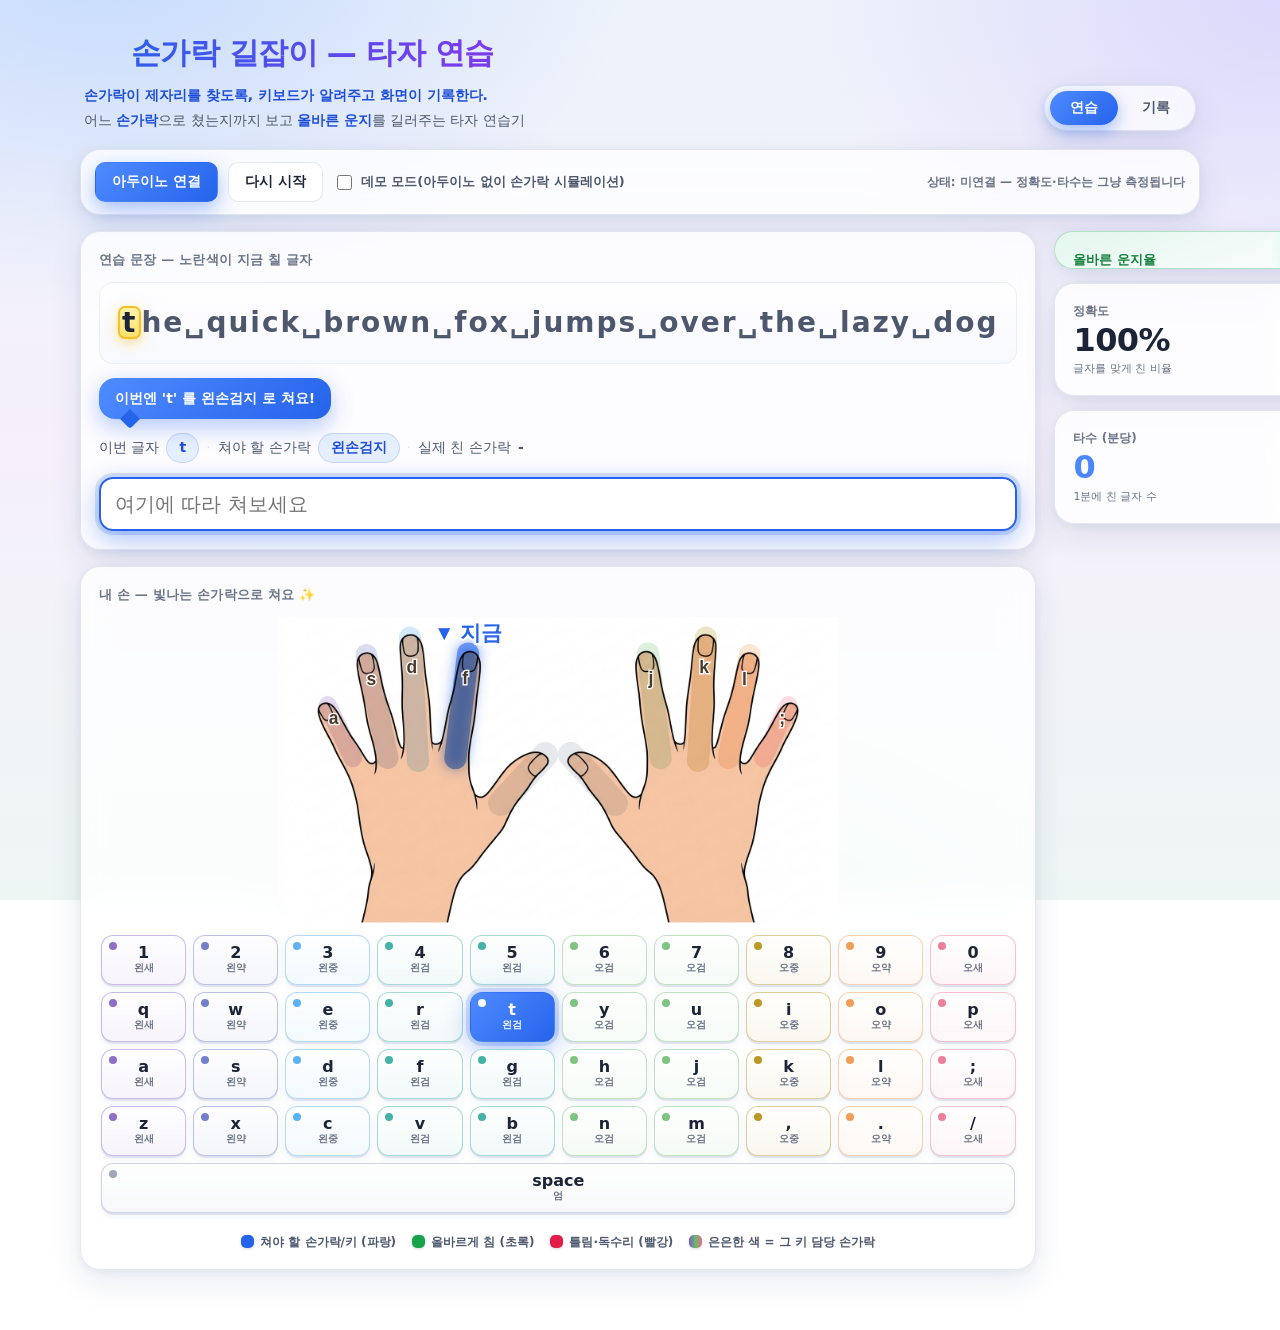
<file: webapp/index.html>
<!DOCTYPE html>
<!--
 ============================================================
  손가락 길잡이 — 웹 타자연습 앱 (데이터 대시보드형 / 파일 분리판)
  한국코드페어 2026 · SW공모전 초등부
 ------------------------------------------------------------
  실행: 크롬/엣지로 이 index.html 을 더블클릭(file://)
        - 연습 / 손그림 / 화면 키보드 / 데모 / 기록 그래프: 인터넷 없이 동작
        - 아두이노 손가락 감지 연동만 USB + [아두이노 연결] 필요
  스택: HTML + CSS + 클래식 JS(Web Serial). 외부 CDN/폰트/라이브러리 없음.
  스크립트 로드 순서(의존성): config → hands/keyboard/serial/history → app
 ============================================================
-->
<html lang="ko">
<head>
<meta charset="UTF-8">
<meta name="viewport" content="width=device-width, initial-scale=1">
<title>손가락 길잡이 — 타자연습</title>
<link rel="stylesheet" href="css/styles.css">
</head>
<body>
<div class="wrap">

  <!-- 헤더 + 탭 -->
  <header class="app-head">
    <div>
      <h1><span class="key">⌨️</span> 손가락 길잡이 — 타자 연습</h1>
      <p class="catch">손가락이 제자리를 찾도록, 키보드가 알려주고 화면이 기록한다.</p>
      <p class="sub">어느 <b>손가락</b>으로 쳤는지까지 보고 <b>올바른 운지</b>를 길러주는 타자 연습기</p>
    </div>
    <nav class="tabs">
      <button class="tab active" data-tab="practice">연습</button>
      <button class="tab" data-tab="history">기록</button>
    </nav>
  </header>

  <!-- ===================== 연습 화면 ===================== -->
  <section id="view-practice">

    <!-- 컨트롤 바 -->
    <div class="toolbar">
      <button id="connectBtn" class="primary">아두이노 연결</button>
      <button id="restartBtn">다시 시작</button>
      <label class="toggle"><input type="checkbox" id="demoChk"> 데모 모드(아두이노 없이 손가락 시뮬레이션)</label>
      <span id="status">상태: 준비 중…</span>
    </div>

    <div class="dash">
      <!-- 왼쪽: 주작업 영역 -->
      <div>
        <!-- 문장 카드 -->
        <div class="card card-pad" style="margin-bottom:16px;">
          <p class="card-title">연습 문장 — 노란색이 지금 칠 글자</p>
          <div id="sentence"></div>

          <!-- 다정한 말풍선 안내 (따뜻형 톤) -->
          <div class="bubble" id="bubble">준비됐어요! 위 문장을 따라 쳐 볼까요?</div>

          <div class="hint">
            이번 글자 <span class="chip" id="curChar">-</span>
            <span class="sep">·</span>
            쳐야 할 손가락 <span class="chip" id="needFinger">-</span>
            <span class="sep">·</span>
            실제 친 손가락 <b id="gotFinger">-</b>
            <span class="judge" id="judge"></span>
          </div>
          <input id="typing" placeholder="여기에 따라 쳐보세요" autocomplete="off"
                 autocapitalize="off" spellcheck="false">
        </div>

        <!-- 양손 그림 + 화면 키보드 (색이 손가락-키 관계를 알려줌) -->
        <div class="card card-pad">
          <p class="card-title">내 손 — 빛나는 손가락으로 쳐요 ✨</p>
          <div class="hands-stage" id="hands"><!-- hands.js 가 양손 SVG 삽입 --></div>
          <div class="kbd-wrap" id="keyboard"><!-- keyboard.js 가 키 삽입 --></div>
          <div class="legend">
            <span><i style="background:var(--c-target)"></i>쳐야 할 손가락/키 (파랑)</span>
            <span><i style="background:var(--c-correct)"></i>올바르게 침 (초록)</span>
            <span><i style="background:var(--c-wrong)"></i>틀림·독수리 (빨강)</span>
            <span><i style="background:linear-gradient(90deg,#7e57c2,#66bb6a,#ec6a8a)"></i>은은한 색 = 그 키 담당 손가락</span>
          </div>
        </div>

        <!-- 결과 패널 -->
        <div id="result">
          <div class="best-badge result-badge" id="rBest" style="display:none;">🏆 새 최고 운지율 기록!</div>
          <h2>연습 끝! 결과 요약</h2>
          <div class="rrow"><span class="rl">정확도</span>
            <div class="rbar"><span id="rAcc"></span></div><b id="rAccTxt"></b></div>
          <div class="rrow"><span class="rl">올바른 운지율</span>
            <div class="rbar"><span id="rFin"></span></div><b id="rFinTxt"></b></div>
          <div class="rrow"><span class="rl">타수(분당)</span>
            <div class="rbar"><span id="rSpd" style="background:var(--accent)"></span></div><b id="rSpdTxt"></b></div>
          <p class="result-note">손가락별 운지 정확도 (자주 틀린 손가락 = 약점)</p>
          <div id="rFingers"></div>
        </div>
      </div>

      <!-- 오른쪽: 실시간 수치 (운지율이 주인공) -->
      <aside class="metrics">
        <div class="metric hero gauge-none" id="heroCard">
          <div class="m-lab">올바른 운지율</div>
          <div class="m-num" id="finger">-</div>
          <div class="m-sub">제 손가락으로 친 비율 — 우리 앱만의 지표</div>
        </div>
        <div class="metric">
          <div class="m-lab">정확도</div>
          <div class="m-num" id="acc">100%</div>
          <div class="m-sub">글자를 맞게 친 비율</div>
        </div>
        <div class="metric accent">
          <div class="m-lab">타수 (분당)</div>
          <div class="m-num" id="speed">0</div>
          <div class="m-sub">1분에 친 글자 수</div>
        </div>
      </aside>
    </div>
  </section>

  <!-- ===================== 기록 화면 ===================== -->
  <section id="view-history" style="display:none;">
    <div class="hist-head">
      <h2>연습 기록 &amp; 향상 추이</h2>
      <button id="clearHistBtn" class="ghost-danger">기록 초기화</button>
    </div>
    <div id="history"><!-- history.js 가 요약+그래프 삽입 --></div>
  </section>

</div>

<!-- 운지 콤보 보상 토스트가 뜨는 자리 (작게, 화면 하단 중앙) -->
<div id="toast-wrap" class="toast-wrap" aria-live="polite"></div>

<!-- 스크립트: 의존성 순서대로(모듈 아님, file:// CORS 회피). body 끝 = DOM 이후 -->
<script src="js/config.js"></script>
<script src="js/hands.js"></script>
<script src="js/keyboard.js"></script>
<script src="js/serial.js"></script>
<script src="js/history.js"></script>
<script src="js/app.js"></script>
</body>
</html>
</file>
<file: webapp/css/styles.css>
/* ============================================================
   손가락 길잡이 — styles.css  (v2: 화려·이쁜 리디자인)
   - 컬러 그라데이션 배경 + 글래스모피즘 카드 + 발광(glow) 강조
   - 손가락 고유색을 곳곳에 공유(손그림·키보드·그래프)
   - 시스템 폰트만(외부 CDN/폰트 금지) · 색+글자 이중 코딩 유지
   - 색 규칙: 쳐야할=파랑 / 맞음=초록 / 틀림=빨강
   - 접근성: prefers-reduced-motion 시 모든 모션 정지(파일 끝)
   ============================================================ */
:root {
  /* 표면 */
  --card: rgba(255, 255, 255, 0.78);   /* 글래스 카드 표면 */
  --card-solid: #ffffff;
  --line: rgba(120, 140, 180, 0.20);   /* 카드 테두리 */
  --line-soft: rgba(120, 140, 180, 0.12);

  /* 텍스트 */
  --ink: #1c2438;
  --ink-2: #4d586e;
  --ink-3: #6b7488;

  /* 강조색 + 그라데이션 */
  --accent: #2563eb;        /* 메인 파랑 = 쳐야할/타깃/타수 */
  --accent-ink: #1d4ed8;
  --accent-soft: #e6efff;
  --accent-grad: linear-gradient(135deg, #4f8bff, #2563eb);
  --good: #16a34a;          /* 초록 = 맞음/운지율 */
  --good-ink: #15803d;
  --good-soft: #e3f8ec;
  --good-grad: linear-gradient(135deg, #34d399, #16a34a);
  --bad: #e11d48;           /* 빨강 = 틀림/약점 */
  --bad-soft: #fde7ec;
  --bad-grad: linear-gradient(135deg, #fb7185, #e11d48);

  /* 손가락 상태 색 (손그림·키보드 공유) */
  --c-target: #2563eb;
  --c-correct: #16a34a;
  --c-wrong: #e11d48;

  --r-xl: 26px;
  --r-lg: 20px;
  --r-md: 14px;
  --r-sm: 10px;
  --shadow: 0 2px 8px rgba(40, 60, 120, .06), 0 12px 32px rgba(40, 60, 120, .10);
  --shadow-lg: 0 8px 24px rgba(40, 60, 120, .12), 0 24px 60px rgba(40, 60, 120, .16);
  --glow-accent: 0 0 0 4px rgba(37, 99, 235, .18), 0 8px 26px rgba(37, 99, 235, .40);
  --glow-good: 0 0 0 4px rgba(22, 163, 74, .18), 0 8px 26px rgba(22, 163, 74, .38);
}

* { box-sizing: border-box; }

html { scroll-behavior: smooth; }

body {
  font-family: "Apple SD Gothic Neo", "맑은 고딕", "Malgun Gothic", "Pretendard", system-ui, sans-serif;
  color: var(--ink);
  margin: 0;
  padding: 0 18px 60px;
  line-height: 1.55;
  -webkit-font-smoothing: antialiased;
  /* 컬러풀하지만 밝은 그라데이션 + 은은한 광원 블롭 */
  background:
    radial-gradient(900px 600px at 8% -6%, rgba(99, 160, 255, .30), transparent 60%),
    radial-gradient(820px 560px at 100% 0%, rgba(167, 139, 250, .26), transparent 58%),
    radial-gradient(760px 620px at 50% 118%, rgba(52, 211, 153, .22), transparent 60%),
    linear-gradient(180deg, #eef3fb 0%, #f5f0fb 50%, #eef6f4 100%);
  background-attachment: fixed;
  min-height: 100vh;
}
.wrap { max-width: 1120px; margin: 0 auto; }

/* ---------- 헤더 ---------- */
.app-head {
  display: flex; align-items: flex-end; justify-content: space-between;
  flex-wrap: wrap; gap: 10px; padding: 30px 4px 18px;
}
.app-head h1 {
  font-size: 30px; margin: 0; letter-spacing: -.6px; font-weight: 900;
  background: linear-gradient(100deg, #2563eb 0%, #7c3aed 45%, #16a34a 100%);
  -webkit-background-clip: text; background-clip: text;
  -webkit-text-fill-color: transparent; color: transparent;
  background-size: 200% auto; animation: hue 8s ease-in-out infinite;
}
@keyframes hue { 0%,100% { background-position: 0% 50%; } 50% { background-position: 100% 50%; } }
.app-head h1 .key {
  font-size: 26px; -webkit-text-fill-color: initial;
  filter: drop-shadow(0 3px 6px rgba(37, 99, 235, .35));
}
.app-head .catch { margin: 8px 0 0; color: var(--accent-ink); font-size: 14px; font-weight: 800; }
.app-head .sub { margin: 4px 0 0; color: var(--ink-2); font-size: 13.5px; }
.app-head .sub b { color: var(--accent-ink); }

/* 탭 */
.tabs {
  display: flex; gap: 4px; background: rgba(255,255,255,.7); border: 1px solid var(--line);
  border-radius: 999px; padding: 5px; box-shadow: var(--shadow); backdrop-filter: blur(10px);
}
.tab {
  border: 0; background: transparent; color: var(--ink-2); font-size: 14px; font-weight: 700;
  padding: 8px 20px; border-radius: 999px; cursor: pointer; font-family: inherit;
  transition: color .15s ease, transform .12s ease;
}
.tab:hover { color: var(--ink); }
.tab.active { background: var(--accent-grad); color: #fff; box-shadow: 0 6px 16px rgba(37,99,235,.4); }

/* ---------- 컨트롤 바 ---------- */
.toolbar {
  display: flex; align-items: center; gap: 10px; flex-wrap: wrap;
  background: var(--card); border: 1px solid var(--line); border-radius: var(--r-lg);
  padding: 12px 14px; margin-bottom: 16px; box-shadow: var(--shadow);
  backdrop-filter: blur(14px) saturate(1.2);
}
button {
  font-family: inherit; font-size: 14px; font-weight: 700; padding: 10px 16px; border-radius: var(--r-sm);
  border: 1px solid var(--line); background: rgba(255,255,255,.85); color: var(--ink); cursor: pointer;
  transition: transform .12s ease, box-shadow .15s ease, background .15s ease;
}
button:hover { background: #fff; transform: translateY(-1px); box-shadow: var(--shadow); }
button:active { transform: translateY(0); }
button.primary {
  background: var(--accent-grad); color: #fff; border-color: transparent;
  box-shadow: 0 8px 20px rgba(37, 99, 235, .38);
}
button.primary:hover { box-shadow: 0 12px 26px rgba(37, 99, 235, .5); }
button.ghost-danger { color: var(--bad); border-color: rgba(225, 29, 72, .35); background: rgba(255,255,255,.8); }
button.ghost-danger:hover { background: var(--bad-soft); }
#status { font-size: 12px; color: var(--ink-3); margin-left: auto; font-weight: 600; }
label.toggle { font-size: 13px; color: var(--ink-2); display: inline-flex; align-items: center;
               gap: 6px; cursor: pointer; font-weight: 600; }
label.toggle input { width: 15px; height: 15px; accent-color: var(--accent); }

/* ============================================================
   연습 화면 — 대시보드 그리드
   ============================================================ */
.dash {
  display: grid;
  grid-template-columns: 1fr 296px;
  gap: 18px;
  align-items: start;
}
@media (max-width: 880px) { .dash { grid-template-columns: 1fr; } }

.card {
  background: var(--card); border: 1px solid var(--line);
  border-radius: var(--r-lg); box-shadow: var(--shadow);
  backdrop-filter: blur(16px) saturate(1.25);
}
.card-pad { padding: 18px; }
.card-title { font-size: 13px; color: var(--ink-3); margin: 0 0 12px; font-weight: 800;
              letter-spacing: .2px; text-transform: uppercase; }

/* 문장 카드 */
#sentence {
  font-size: 28px; letter-spacing: 2px; line-height: 1.55; font-weight: 600;
  background: linear-gradient(180deg, rgba(255,255,255,.7), rgba(245,248,255,.7));
  border: 1px solid var(--line-soft);
  padding: 18px; border-radius: var(--r-md); min-height: 64px; color: var(--ink-2);
}
#sentence .done { color: #aab2c4; }
#sentence .cur {
  color: var(--ink);
  background: linear-gradient(180deg, #fff3b0, #ffe169);
  border-radius: 7px; padding: 0 4px;
  box-shadow: 0 0 0 2px #fbbf24 inset, 0 4px 14px rgba(251, 191, 36, .5);
  animation: curglow 1.1s ease-in-out infinite;
}
@keyframes curglow {
  0%,100% { box-shadow: 0 0 0 2px #fbbf24 inset, 0 4px 14px rgba(251,191,36,.5); }
  50%     { box-shadow: 0 0 0 2px #f59e0b inset, 0 6px 20px rgba(251,191,36,.8); }
}

/* 다정한 말풍선 안내 */
.bubble {
  position: relative; margin: 14px 0 0; align-self: flex-start; display: inline-block;
  background: var(--accent-grad); color: #fff; border: 0;
  border-radius: 16px; padding: 10px 16px; font-size: 14px; font-weight: 800;
  max-width: 100%; box-shadow: 0 8px 22px rgba(37, 99, 235, .34);
}
.bubble::after {
  content: ""; position: absolute; left: 24px; bottom: -7px;
  width: 14px; height: 14px; background: #2563eb;
  transform: rotate(45deg); border-radius: 0 0 3px 0;
}

.hint { margin: 14px 0 0; font-size: 14px; color: var(--ink-2);
        display: flex; align-items: center; gap: 7px; flex-wrap: wrap; }
.hint .chip { background: var(--accent-soft); color: var(--accent-ink);
              border-radius: 999px; padding: 3px 12px; font-weight: 800;
              border: 1px solid rgba(37,99,235,.18); }
.hint .sep { color: var(--line); }
.judge { font-weight: 800; }
.judge.ok { color: var(--good-ink); }
.judge.bad { color: var(--bad); }

/* 입력칸 */
#typing {
  width: 100%; font-size: 20px; padding: 13px 14px; border-radius: var(--r-md);
  border: 2px solid var(--line); background: rgba(255,255,255,.92); margin-top: 14px;
  font-family: inherit; transition: border-color .15s ease, box-shadow .15s ease;
}
#typing:focus { outline: none; border-color: var(--accent); box-shadow: var(--glow-accent); }

/* ============================================================
   양손 그림 (독립 다이어그램 — 왜곡 없음)
   ============================================================ */
.hands-stage {
  display: block; width: 100%; max-width: 560px; margin: 2px auto 8px;
  background: radial-gradient(120% 100% at 50% 0%, rgba(99,160,255,.10), transparent 70%);
  border-radius: var(--r-md);
}
.hands-stage svg { width: 100%; height: auto; display: block; overflow: visible; }

/* 손가락 색 띠 — 실사 손 이미지 위에 겹치는 '끝→밑동' 둥근 stroke.
   두께(stroke-width)는 손가락별로 SVG 속성으로 지정(여기선 색·투명도·발광만). */
.finger {
  fill: none;
  stroke: var(--fc, #9aa6b6); stroke-opacity: .22; stroke-linecap: round;
  mix-blend-mode: multiply;   /* 살색 위에 자연스레 물든 느낌 */
  transition: stroke-opacity .12s ease, stroke .12s ease, filter .12s ease;
}
.finger.target {
  stroke: var(--c-target); stroke-opacity: .58;
  filter: drop-shadow(0 0 16px rgba(37,99,235,.95));
  animation: fingerpulse 1.05s ease-in-out infinite;
}
.finger.correct {
  stroke: var(--c-correct); stroke-opacity: .62;
  filter: drop-shadow(0 0 16px rgba(22,163,74,.95));
}
.finger.wrong {
  stroke: var(--c-wrong); stroke-opacity: .62;
  filter: drop-shadow(0 0 16px rgba(225,29,72,.95));
}
.finger.weak { stroke: var(--bad); stroke-opacity: .5; }
@keyframes fingerpulse {
  0%,100% { stroke-opacity: .5;  filter: drop-shadow(0 0 12px rgba(37,99,235,.7)); }
  50%     { stroke-opacity: .8;  filter: drop-shadow(0 0 26px rgba(37,99,235,1)); }
}

/* 손끝 홈키 글자 (viewBox 1408 기준이라 크게) */
.flabel {
  font-size: 44px; font-weight: 900; fill: #4a3a2e;
  paint-order: stroke; stroke: rgba(255,255,255,.92); stroke-width: 7px;
  font-family: "Apple SD Gothic Neo","맑은 고딕",sans-serif; pointer-events: none;
}
/* ▼지금 마커 */
.now-mark {
  font-size: 52px; font-weight: 900; fill: var(--accent);
  paint-order: stroke; stroke: #fff; stroke-width: 9px;
  font-family: "Apple SD Gothic Neo","맑은 고딕",sans-serif;
  animation: nowbob 1.05s ease-in-out infinite;
}
@keyframes nowbob { 0%,100% { transform: translateY(0); } 50% { transform: translateY(-8px); } }
/* 칭찬 ⭐ / 경고 팝 */
.finger-pop { font-size: 70px; pointer-events: none; animation: pop .65s ease-out forwards; }
@keyframes pop {
  0% { opacity: 0; transform: translateY(0) scale(.5); }
  30% { opacity: 1; transform: translateY(-10px) scale(1.25); }
  100% { opacity: 0; transform: translateY(-30px) scale(1); }
}

/* ---------- 화면 키보드 ---------- */
.kbd-wrap { margin-top: 6px; overflow-x: auto; -webkit-overflow-scrolling: touch; padding: 4px 2px 6px; }
.kbd-row { display: flex; gap: 7px; margin-bottom: 7px; justify-content: center; min-width: 320px; }
.kbd-row:last-child { margin-bottom: 0; }
.kbd-key {
  position: relative; flex: 1 1 0; min-width: 0;
  height: 50px; border-radius: 12px;
  border: 1px solid color-mix(in srgb, var(--key-finger-c, #cfd8e3) 40%, rgba(255,255,255,.6));
  background:
    linear-gradient(180deg, rgba(255,255,255,.95), rgba(255,255,255,.7)),
    color-mix(in srgb, var(--key-finger-c, #f0f3f7) 20%, #ffffff);
  display: flex; flex-direction: column; align-items: center; justify-content: center;
  line-height: 1.05; font-size: 16px; font-weight: 700; color: var(--ink); user-select: none;
  box-shadow: 0 2px 0 rgba(120,140,180,.18), 0 4px 10px rgba(40,60,120,.06);
  transition: transform .07s ease, background .12s ease, box-shadow .12s ease, color .12s ease;
}
.kbd-key:hover { transform: translateY(-1px); }
.kbd-key.kbd-space { flex-grow: 6; }
.kbd-lab { pointer-events: none; }
.kbd-sub { pointer-events: none; font-size: 10px; font-weight: 700; color: var(--ink-3); margin-top: 1px; }
.kbd-key.target .kbd-sub, .kbd-key.hit-ok .kbd-sub, .kbd-key.hit-bad .kbd-sub { color: #fff; opacity: .92; }
/* 색 점 — 어느 손가락인지 */
.kbd-key::before {
  content: ""; position: absolute; top: 6px; left: 7px;
  width: 8px; height: 8px; border-radius: 50%;
  background: var(--key-finger-c, transparent); opacity: .85;
  box-shadow: 0 0 0 2px rgba(255,255,255,.6);
}
/* 지금 칠 키 — 파랑 발광 + 점멸 */
.kbd-key.target {
  background: var(--accent-grad); border-color: transparent; color: #fff;
  box-shadow: var(--glow-accent);
  animation: keypulse 1.05s ease-in-out infinite;
}
.kbd-key.target::before { background: #fff; opacity: .95; box-shadow: none; }
@keyframes keypulse {
  0%,100% { transform: translateY(0); box-shadow: 0 0 0 4px rgba(37,99,235,.18), 0 8px 22px rgba(37,99,235,.4); }
  50%     { transform: translateY(-3px); box-shadow: 0 0 0 7px rgba(37,99,235,.16), 0 12px 30px rgba(37,99,235,.55); }
}
/* 실제 누름: 정답=초록 / 오타=빨강 */
.kbd-key.hit-ok { background: var(--good-grad); border-color: transparent; color: #fff;
                  box-shadow: var(--glow-good); animation: keyhit .3s ease; }
.kbd-key.hit-bad { background: var(--bad-grad); border-color: transparent; color: #fff;
                   box-shadow: 0 0 0 4px rgba(225,29,72,.18), 0 8px 22px rgba(225,29,72,.4);
                   animation: keyshake .3s ease; }
.kbd-key.hit-ok::before, .kbd-key.hit-bad::before { background: #fff; box-shadow: none; }
@keyframes keyhit { 0% { transform: scale(.88); } 55% { transform: scale(1.08); } 100% { transform: scale(1); } }
@keyframes keyshake { 0%,100% { transform: translateX(0); } 25% { transform: translateX(-4px); } 75% { transform: translateX(4px); } }

@media (max-width: 560px) {
  .kbd-key { flex: 0 0 38px; min-width: 38px; }
  .kbd-key.kbd-space { flex: 0 0 170px; min-width: 170px; }
}
@media (max-width: 380px) { .kbd-sub { display: none; } }

/* 색 범례 */
.legend { display: flex; gap: 16px; justify-content: center; flex-wrap: wrap;
          font-size: 12px; color: var(--ink-2); margin-top: 14px; font-weight: 600; }
.legend i { display: inline-block; width: 13px; height: 13px; border-radius: 5px;
            margin-right: 6px; vertical-align: -2px; box-shadow: 0 1px 3px rgba(40,60,120,.2); }

/* ============================================================
   오른쪽 수치 패널 (sticky) — 운지율이 주인공
   ============================================================ */
.metrics { position: sticky; top: 14px; display: flex; flex-direction: column; gap: 14px; }
@media (max-width: 880px) {
  .metrics { position: static; flex-direction: row; flex-wrap: wrap; order: -1; margin-bottom: 18px; }
  .metrics .metric.hero { flex: 1 1 100%; }
  .metrics .metric { flex: 1 1 0; }
}

.metric {
  background: var(--card); border: 1px solid var(--line); border-radius: var(--r-lg);
  padding: 18px; box-shadow: var(--shadow); flex: 1 1 0; backdrop-filter: blur(14px) saturate(1.2);
  transition: box-shadow .2s ease, transform .2s ease;
}
.metric .m-lab { font-size: 12px; color: var(--ink-3); margin-bottom: 3px; font-weight: 700; }
.metric .m-num { font-size: 32px; font-weight: 900; letter-spacing: -.6px; line-height: 1.05; }
.metric .m-sub { font-size: 11px; color: var(--ink-3); margin-top: 3px; }

/* 운지율 = 히어로 카드 */
.metric.hero {
  background: linear-gradient(160deg, rgba(227,248,236,.92), rgba(255,255,255,.85));
  border-color: rgba(22,163,74,.28); position: relative; overflow: hidden;
}
.metric.hero::after {
  content: ""; position: absolute; right: -40px; top: -40px; width: 120px; height: 120px;
  background: radial-gradient(circle, rgba(52,211,153,.35), transparent 70%); pointer-events: none;
}
.metric.hero .m-num {
  font-size: 50px; line-height: 1; transition: color .2s ease;
  background: var(--good-grad); -webkit-background-clip: text; background-clip: text;
  -webkit-text-fill-color: transparent; color: transparent;
}
.metric.hero .m-lab { color: var(--good-ink); font-weight: 800; font-size: 13px; }

/* 임계색 게이지 외곽 */
.metric.hero.gauge-good { border: 2px solid var(--good); box-shadow: var(--shadow), 0 0 0 4px var(--good-soft); }
.metric.hero.gauge-okay { border: 2px solid var(--accent); box-shadow: var(--shadow), 0 0 0 4px var(--accent-soft); }
.metric.hero.gauge-okay .m-num { background: var(--accent-grad); -webkit-background-clip: text; background-clip: text; -webkit-text-fill-color: transparent; }
.metric.hero.gauge-low  { border: 2px solid var(--bad); box-shadow: var(--shadow), 0 0 0 4px var(--bad-soft); }
.metric.hero.gauge-low  .m-num { background: var(--bad-grad); -webkit-background-clip: text; background-clip: text; -webkit-text-fill-color: transparent; }
.metric.hero.gauge-none { border-color: rgba(22,163,74,.28); }

.metric.accent .m-num {
  background: var(--accent-grad); -webkit-background-clip: text; background-clip: text;
  -webkit-text-fill-color: transparent; color: transparent;
}

/* ---------- 결과 패널 ---------- */
#result {
  display: none; margin-top: 18px; background: var(--card);
  border: 1px solid var(--line); border-radius: var(--r-lg); padding: 20px;
  box-shadow: var(--shadow-lg); backdrop-filter: blur(16px) saturate(1.2);
  position: relative; overflow: hidden;
}
#result::before {
  content: ""; position: absolute; left: 0; top: 0; bottom: 0; width: 5px;
  background: var(--accent-grad);
}
#result h2 { margin: 0 0 14px; font-size: 20px; color: var(--accent-ink); font-weight: 900; }
.rrow { display: flex; align-items: center; gap: 12px; margin: 9px 0; font-size: 14px; }
.rrow .rl { width: 92px; color: var(--ink-2); flex: none; font-weight: 700; }
.rbar { flex: 1; background: var(--line-soft); border-radius: 8px; height: 18px; overflow: hidden; }
.rbar > span { display: block; height: 100%; background: var(--good-grad); transition: width .5s cubic-bezier(.2,.8,.2,1); }
.rbar.bad > span { background: var(--bad-grad); }
.rrow b { width: 60px; text-align: right; font-weight: 800; }
.muted { font-size: 13px; color: var(--ink-3); }
.result-note { margin: 16px 0 4px; font-size: 13px; color: var(--ink-2); font-weight: 600; }

/* ============================================================
   기록 화면
   ============================================================ */
.hist-head { display: flex; align-items: center; justify-content: space-between; margin-bottom: 16px; }
.hist-head h2 { font-size: 20px; margin: 0; font-weight: 900; }
.hist-empty {
  background: var(--card); border: 1px dashed var(--line); border-radius: var(--r-lg);
  padding: 44px 20px; text-align: center; color: var(--ink-3); backdrop-filter: blur(12px);
}

.hist-stats { display: grid; grid-template-columns: repeat(4, 1fr); gap: 14px; margin-bottom: 16px; }
@media (max-width: 720px) { .hist-stats { grid-template-columns: repeat(2, 1fr); } }
.hist-stat {
  background: var(--card); border: 1px solid var(--line); border-radius: var(--r-md);
  padding: 16px; box-shadow: var(--shadow); backdrop-filter: blur(12px);
}
.hist-stat-num {
  font-size: 28px; font-weight: 900;
  background: var(--accent-grad); -webkit-background-clip: text; background-clip: text;
  -webkit-text-fill-color: transparent; color: transparent;
}
.hist-stat-lab { font-size: 12px; color: var(--ink-2); margin-top: 3px; font-weight: 700; }
.hist-stat-sub { font-size: 11px; color: var(--ink-3); margin-top: 1px; }

.chart-card {
  background: var(--card); border: 1px solid var(--line); border-radius: var(--r-lg);
  padding: 16px 16px 8px; box-shadow: var(--shadow); margin-bottom: 16px; backdrop-filter: blur(12px);
}
.chart-card.chart-hero { border-color: rgba(22,163,74,.28);
  background: linear-gradient(160deg, rgba(244,250,244,.9), rgba(255,255,255,.85)); }
.chart { width: 100%; height: auto; display: block; }
.chart-title { font-size: 13px; font-weight: 800; fill: var(--ink); font-family: inherit; }
.axis-lab { font-size: 11px; fill: var(--ink-3); font-family: inherit; }
.val-lab { font-size: 11px; font-weight: 700; fill: var(--ink); font-family: inherit; }
.grid { stroke: var(--line-soft); stroke-width: 1; }
.goal { stroke: #6ee7b7; stroke-width: 1.6; stroke-dasharray: 5 4; }
.goal-lab { font-size: 10px; fill: var(--good-ink); font-family: inherit; }
.line { fill: none; stroke-width: 3; stroke-linejoin: round; stroke-linecap: round; }
.chart-note { margin: 0 0 8px; padding: 0 4px; font-size: 12px; color: var(--ink-2); }
.dot { stroke: #fff; stroke-width: 1.4; }
.dot-last { stroke-width: 2; }
.bar { transition: none; }
.bar-last { filter: brightness(1.08); }

/* 약점 막대 */
.weak-card { padding: 18px; }
.weak-title { font-size: 13px; color: var(--ink-2); margin-bottom: 12px; font-weight: 700; }
.weak-row { display: flex; align-items: center; gap: 12px; margin: 7px 0; font-size: 13px; }
.weak-name { width: 70px; color: var(--ink-2); flex: none; font-weight: 600; }
.weak-bar { flex: 1; background: var(--line-soft); border-radius: 8px; height: 15px; overflow: hidden; }
.weak-bar > span { display: block; height: 100%; border-radius: 8px; transition: width .5s ease; }
.weak-pct { width: 46px; text-align: right; font-weight: 700; }

/* ============================================================
   최고 기록 배지 / 운지 콤보 토스트
   ============================================================ */
.best-badge {
  display: inline-block; background: linear-gradient(135deg, #ffe27a, #fbbf24);
  border: 0; color: #6b4e00; font-weight: 900; font-size: 14px;
  border-radius: 999px; padding: 9px 18px; margin-bottom: 16px;
  box-shadow: 0 8px 22px rgba(251, 191, 36, .45);
}
.best-badge.result-badge { margin: 0 0 12px; }

.toast-wrap {
  position: fixed; left: 50%; bottom: 22px; transform: translateX(-50%);
  display: flex; flex-direction: column-reverse; gap: 7px; align-items: center;
  z-index: 50; pointer-events: none;
}
.toast {
  background: linear-gradient(135deg, rgba(37,99,235,.96), rgba(124,58,237,.96)); color: #fff;
  font-size: 13px; font-weight: 800; padding: 9px 18px; border-radius: 999px;
  box-shadow: 0 10px 26px rgba(37,99,235,.45);
  animation: toastIn .2s ease, toastOut .3s ease 1.1s forwards;
}
.toast.no-anim { animation: none; }
@keyframes toastIn { from { opacity: 0; transform: translateY(10px) scale(.9); } to { opacity: 1; transform: translateY(0) scale(1); } }
@keyframes toastOut { to { opacity: 0; transform: translateY(-8px); } }

/* ============================================================
   접근성: 모션 최소화 선호 시 모든 애니메이션 끔
   ============================================================ */
@media (prefers-reduced-motion: reduce) {
  *, *::before, *::after {
    animation-duration: 0.001ms !important;
    animation-iteration-count: 1 !important;
    transition-duration: 0.001ms !important;
    scroll-behavior: auto !important;
  }
}
</file>
